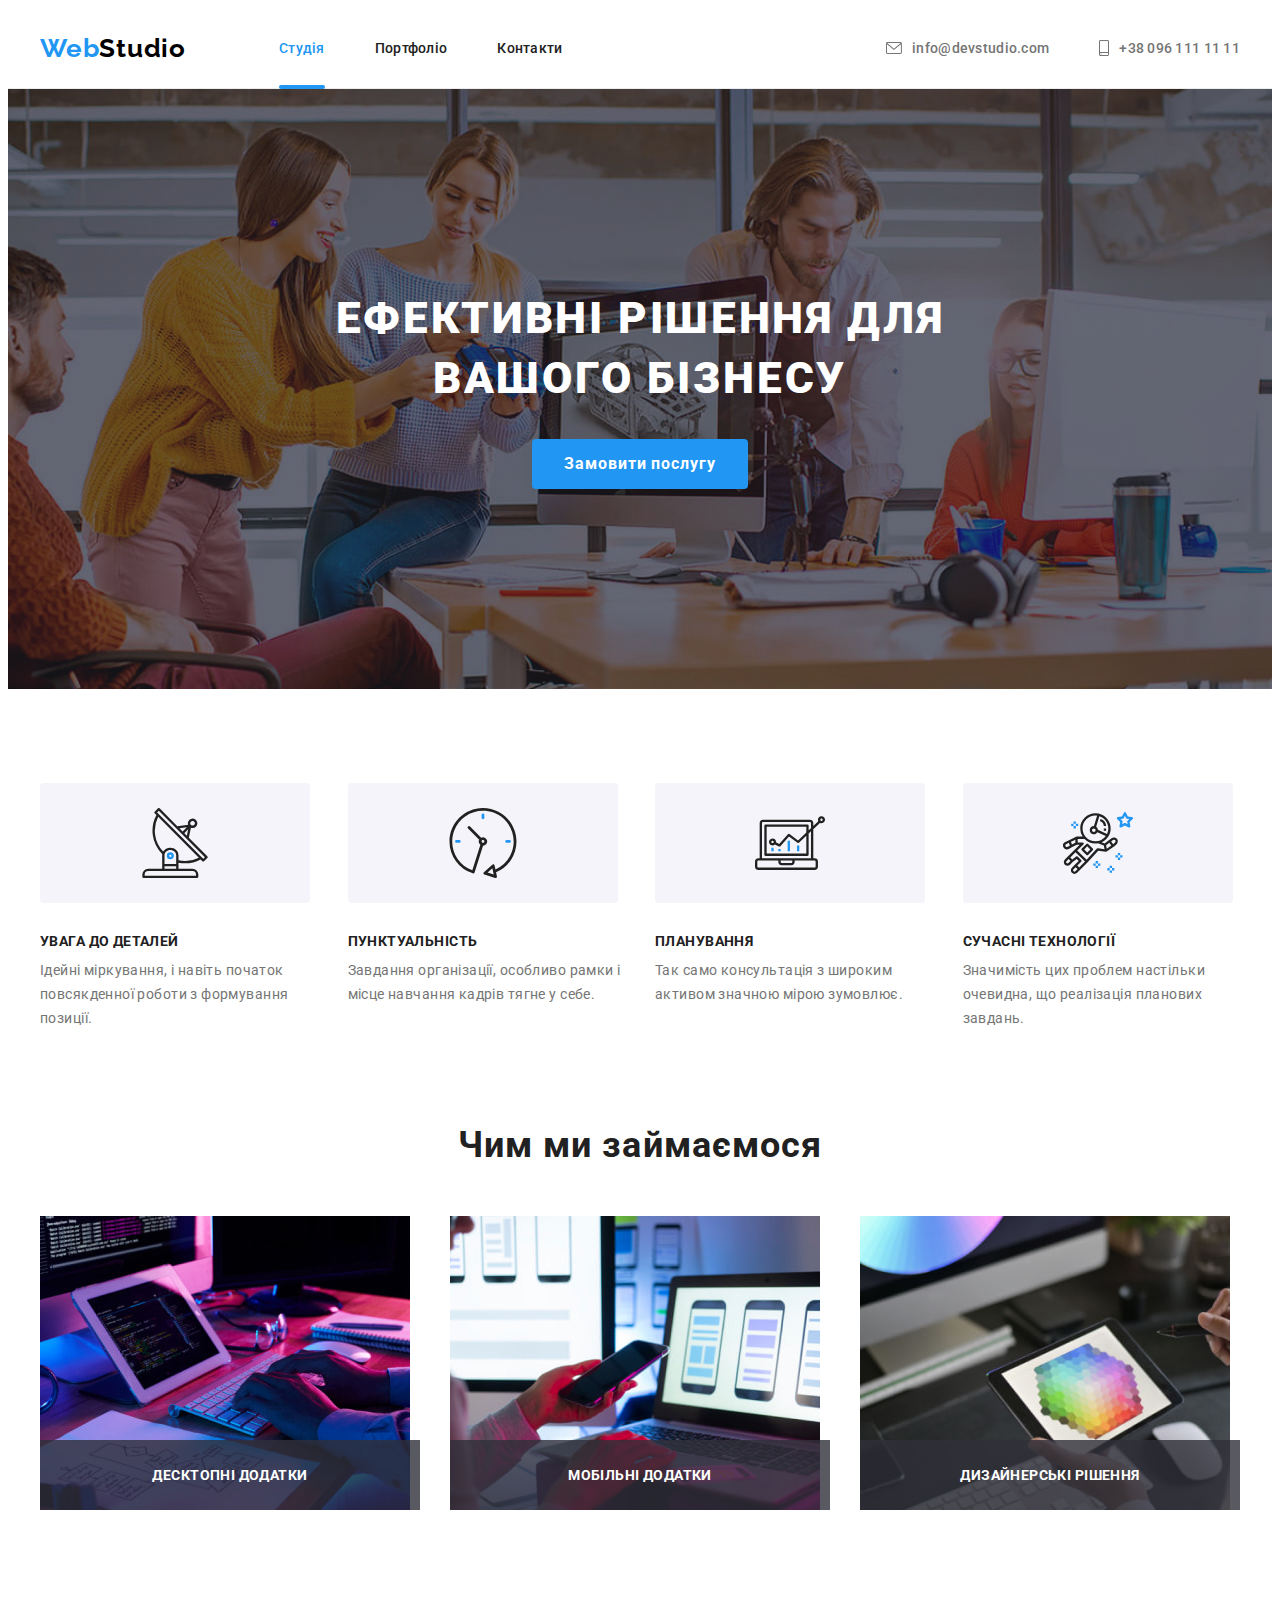
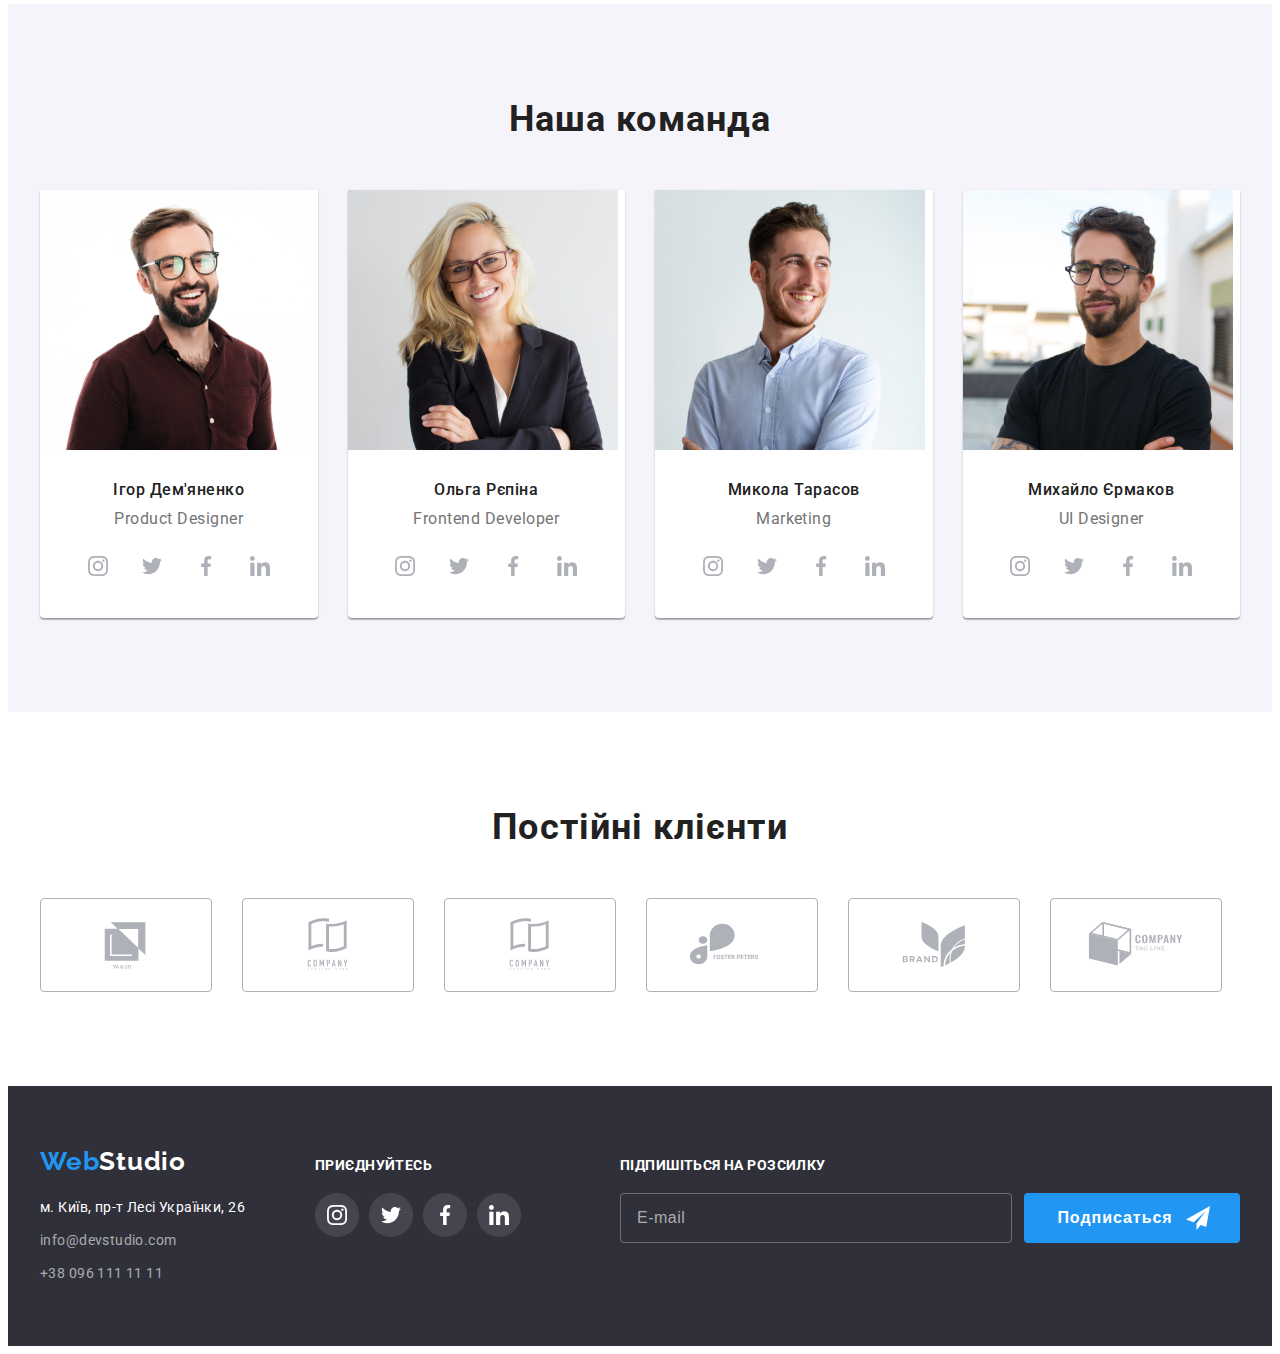
<file: index.html>
<!DOCTYPE html>
<html lang="uk">
  <head>
    <meta charset="UTF-8" />
    <meta name="viewport" content="width=device-width, initial-scale=1.0" />
    <title>WebStudio</title>

    <!-- Fonts -->
    <link rel="preconnect" href="https://fonts.googleapis.com" />
    <link rel="preconnect" href="https://fonts.gstatic.com" crossorigin />
    <link
      href="https://fonts.googleapis.com/css2?family=Raleway:wght@700&family=Roboto:wght@400;500;700;900&display=swap"
      rel="stylesheet"
    />

    <!-- Normalize styles -->
    <link
      rel="stylesheet"
      href="https://cdnjs.cloudflare.com/ajax/libs/modern-normalize/2.0.0/modern-normalize.min.css"
      integrity="sha512-4xo8blKMVCiXpTaLzQSLSw3KFOVPWhm/TRtuPVc4WG6kUgjH6J03IBuG7JZPkcWMxJ5huwaBpOpnwYElP/m6wg=="
      crossorigin="anonymous"
      referrerpolicy="no-referrer"
    />
    <!-- Custom styles -->
    <link rel="stylesheet" href="./css/main.min.css" />
  </head>

  <body>
    <!-- Header -->
    <header class="header">
      <div class="container header__container">
        <a
          class="logo logo__header"
          href="./index.html"
          aria-label="Головна сторінка WebStudio"
        >
          Web<span class="logo__half-logo--light">Studio</span>
        </a>

        <nav class="navigation">
          <ul class="navigation__list list">
            <li class="navigation__item">
              <a
                class="link navigation__link navigation__link--active"
                href="./index.html"
                >Студія</a
              >
            </li>
            <li class="navigation__item">
              <a class="navigation__link link" href="./portfolio.html"
                >Портфоліо</a
              >
            </li>
            <li class="navigation__item">
              <a class="navigation__link link" href="#">Контакти</a>
            </li>
          </ul>
        </nav>

        <ul class="list header__list">
          <li class="header__item">
            <a class="header__mailphone link" href="mailto:info@devstudio.com">
              <svg class="header__icon" width="16" height="12">
                <use href="./images/icons.svg#icon-envelope"></use>
              </svg>
              info@devstudio.com</a
            >
          </li>
          <li class="header__item">
            <a class="header__mailphone link" href="tel:380961111111">
              <svg class="header__icon" width="10" height="16">
                <use href="./images/icons.svg#icon-smartphone"></use>
              </svg>
              +38 096 111 11 11</a
            >
          </li>
        </ul>
      </div>
    </header>

    <main>
      <!-- Section hero -->
      <section class="hero">
        <div class="container">
          <h1 class="hero__title">Ефективні рішення для вашого бізнесу</h1>
          <button class="button button--dark" type="button" data-modal-open>
            Замовити послугу
          </button>

          <!-- Modal window -->
          <div class="backdrop is-hidden" data-modal>
            <div class="modal">
              <button class="modal__btn" data-modal-close>
                <svg class="modal__close-btn" width="18" height="18">
                  <use href="./images/icons.svg#close-btn"></use>
                </svg>
              </button>
              <strong class="modal__title">
                Залиште свої дані, ми вам передзвонимо
              </strong>
              <form class="form">
                <label class="form__group">
                  <span class="form__label">Ім'я</span>
                  <input class="form__input" type="text" name="user-name" />
                  <svg class="form__icon" width="18" height="18">
                    <use href="./images/icons.svg#person"></use>
                  </svg>
                </label>
                <label class="form__group">
                  <span class="form__label">Телефон</span>
                  <input class="form__input" type="tel" name="user-phone" />
                  <svg class="form__icon" width="18" height="18">
                    <use href="./images/icons.svg#phone"></use>
                  </svg>
                </label>
                <label class="form__group">
                  <span class="form__label">Пошта</span>
                  <input class="form__input" type="email" name="user-mail" />
                  <svg class="form__icon" width="18" height="18">
                    <use href="./images/icons.svg#email"></use>
                  </svg>
                </label>
                <label class="form__group">
                  <span class="form__label">Коментар</span>
                  <textarea
                    class="form__textarea"
                    name="comment"
                    placeholder="Введіть текст"
                  ></textarea>
                </label>
                <label class="form__policy">
                  <input
                    class="checkbox visually-hidden"
                    type="checkbox"
                    name="policy-checkbox"
                  />
                  <span class="custom-checkbox">
                    <svg class="custom-checkbox-icon" width="11" height="8">
                      <use href="./images/icons.svg#check"></use>
                    </svg>
                  </span>
                  <span class="form__description">
                    Погоджуюся з розсилкою та приймаю
                    <a href="#" class="terms"> Умови договору</a>
                  </span>
                </label>
                <button class="button button--dark" type="submit">
                  Відправити
                </button>
              </form>
            </div>
          </div>
        </div>
      </section>

      <!-- Section Cards -->
      <section class="cards section">
        <div class="container">
          <ul class="cards__list list grid">
            <li class="cards__item grid__item">
              <div class="cards__inner">
                <svg class="cards__ico" width="70" height="70">
                  <use href="./images/icons.svg#icon-antenna"></use>
                </svg>
              </div>
              <h3 class="cards__title">УВАГА ДО ДЕТАЛЕЙ</h3>
              <p class="cards__description">
                Ідейні міркування, і навіть початок повсякденної роботи з
                формування позиції.
              </p>
            </li>
            <li class="cards__item grid__item">
              <div class="cards__inner">
                <svg class="cards__ico" width="70" height="70">
                  <use href="./images/icons.svg#icon-clock"></use>
                </svg>
              </div>
              <h3 class="cards__title">ПУНКТУАЛЬНІСТЬ</h3>
              <p class="cards__description">
                Завдання організації, особливо рамки і місце навчання кадрів
                тягне у себе.
              </p>
            </li>
            <li class="cards__item grid__item">
              <div class="cards__inner">
                <svg class="cards__ico" width="70" height="70">
                  <use href="./images/icons.svg#icon-diagram"></use>
                </svg>
              </div>
              <h3 class="cards__title">ПЛАНУВАННЯ</h3>
              <p class="cards__description">
                Так само консультація з широким активом значною мірою зумовлює.
              </p>
            </li>
            <li class="cards__item grid__item">
              <div class="cards__inner">
                <svg class="cards__ico" width="70" height="70">
                  <use href="./images/icons.svg#icon-astronaut"></use>
                </svg>
              </div>
              <h3 class="cards__title">СУЧАСНІ ТЕХНОЛОГІЇ</h3>
              <p class="cards__description">
                Значимість цих проблем настільки очевидна, що реалізація
                планових завдань.
              </p>
            </li>
          </ul>
        </div>
      </section>

      <!-- Section What do we do -->
      <section class="what-do-we-do">
        <div class="container">
          <h2 class="what-do-we-do__title section__title">Чим ми займаємося</h2>
          <ul class="what-do-we-do__list list grid">
            <li class="what-do-we-do__item grid__item">
              <img
                class="what-do-we-do__image"
                src="./images/whatdowedo/box-1.jpg"
                alt="Чим ми займаємось - алгоритм"
                width="370"
                height="294"
              />
              <p class="what-do-we-do__subtitle">Десктопні додатки</p>
            </li>
            <li class="what-do-we-do__item grid__item">
              <img
                class="what-do-we-do__image"
                src="./images/whatdowedo/box-2.jpg"
                alt="Чим ми займаємось - дизайн"
                width="370"
                height="294"
              />
              <p class="what-do-we-do__subtitle">Мобільні додатки</p>
            </li>
            <li class="what-do-we-do__item grid__item">
              <img
                class="what-do-we-do__image"
                src="./images/whatdowedo/box-3.jpg"
                alt="Чим ми займаємось - визуалізація"
                width="370"
                height="294"
              />
              <p class="what-do-we-do__subtitle">Дизайнерські рішення</p>
            </li>
          </ul>
        </div>
      </section>

      <!-- Section Our team -->
      <section class="our-team section">
        <div class="container">
          <h2 class="section__title">Наша команда</h2>
          <ul class="our-team__list list grid">
            <li class="our-team__item grid__item">
              <img
                class="our-team__pic"
                src="./images/our-team/our-team-1.jpg"
                alt="Ігор Дем'яненко"
                width="270"
                height="260"
              />
              <div class="our-team__person">
                <h3 class="our-team__name">Ігор Дем'яненко</h3>
                <p class="our-team__position">Product Designer</p>
                <ul class="social list">
                  <li class="social__item">
                    <a
                      class="social__link link"
                      href=""
                      target="_blank"
                      rel="noopener noreferrer"
                      aria-label="Іконка Instagram"
                    >
                      <svg class="social__icon" width="20" height="20">
                        <use href="./images/icons.svg#icon-instagram"></use>
                      </svg>
                    </a>
                  </li>
                  <li class="social__item">
                    <a
                      class="social__link link"
                      href=""
                      target="_blank"
                      rel="noopener noreferrer"
                      aria-label="Іконка Twitter"
                    >
                      <svg class="social__icon" width="20" height="20">
                        <use href="./images/icons.svg#icon-twitter"></use>
                      </svg>
                    </a>
                  </li>
                  <li class="social__item">
                    <a
                      class="social__link link"
                      href=""
                      target="_blank"
                      rel="noopener noreferrer"
                      aria-label="Іконка Facebook"
                    >
                      <svg class="social__icon" width="20" height="20">
                        <use href="./images/icons.svg#icon-facebook"></use>
                      </svg>
                    </a>
                  </li>
                  <li class="social__item">
                    <a
                      class="social__link link"
                      href=""
                      target="_blank"
                      rel="noopener noreferrer"
                      aria-label="Іконка linkedin"
                    >
                      <svg class="social__icon" width="20" height="20">
                        <use href="./images/icons.svg#icon-linkedin"></use>
                      </svg>
                    </a>
                  </li>
                </ul>
              </div>
            </li>
            <li class="our-team__item grid__item">
              <img
                class="our-team__pic"
                src="./images/our-team/our-team-2.jpg"
                alt="Ольга Рєпіна"
                width="270"
                height="260"
              />
              <div class="our-team__person">
                <h3 class="our-team__name">Ольга Рєпіна</h3>
                <p class="our-team__position">Frontend Developer</p>
                <ul class="social list">
                  <li class="social__item">
                    <a
                      class="social__link link"
                      href=""
                      target="_blank"
                      rel="noopener noreferrer"
                      aria-label="Іконка Instagram"
                    >
                      <svg class="social__icon" width="20" height="20">
                        <use href="./images/icons.svg#icon-instagram"></use>
                      </svg>
                    </a>
                  </li>
                  <li class="social__item">
                    <a
                      class="social__link link"
                      href=""
                      target="_blank"
                      rel="noopener noreferrer"
                      aria-label="Іконка Twitter"
                    >
                      <svg class="social__icon" width="20" height="20">
                        <use href="./images/icons.svg#icon-twitter"></use>
                      </svg>
                    </a>
                  </li>
                  <li class="social__item">
                    <a
                      class="social__link link"
                      href=""
                      target="_blank"
                      rel="noopener noreferrer"
                      aria-label="Іконка Facebook"
                    >
                      <svg class="social__icon" width="20" height="20">
                        <use href="./images/icons.svg#icon-facebook"></use>
                      </svg>
                    </a>
                  </li>
                  <li class="social__item">
                    <a
                      class="social__link link"
                      href=""
                      target="_blank"
                      rel="noopener noreferrer"
                      aria-label="Іконка linkedin"
                    >
                      <svg class="social__icon" width="20" height="20">
                        <use href="./images/icons.svg#icon-linkedin"></use>
                      </svg>
                    </a>
                  </li>
                </ul>
              </div>
            </li>
            <li class="our-team__item grid__item">
              <img
                class="our-team__pic"
                src="./images/our-team/our-team-3.jpg"
                alt="Микола Тарасов"
                width="270"
                height="260"
              />
              <div class="our-team__person">
                <h3 class="our-team__name">Микола Тарасов</h3>
                <p class="our-team__position">Marketing</p>
                <ul class="social list">
                  <li class="social__item">
                    <a
                      class="social__link link"
                      href=""
                      target="_blank"
                      rel="noopener noreferrer"
                      aria-label="Іконка Instagram"
                    >
                      <svg class="social__icon" width="20" height="20">
                        <use href="./images/icons.svg#icon-instagram"></use>
                      </svg>
                    </a>
                  </li>
                  <li class="social__item">
                    <a
                      class="social__link link"
                      href=""
                      target="_blank"
                      rel="noopener noreferrer"
                      aria-label="Іконка Twitter"
                    >
                      <svg class="social__icon" width="20" height="20">
                        <use href="./images/icons.svg#icon-twitter"></use>
                      </svg>
                    </a>
                  </li>
                  <li class="social__item">
                    <a
                      class="social__link link"
                      href=""
                      target="_blank"
                      rel="noopener noreferrer"
                      aria-label="Іконка Facebook"
                    >
                      <svg class="social__icon" width="20" height="20">
                        <use href="./images/icons.svg#icon-facebook"></use>
                      </svg>
                    </a>
                  </li>
                  <li class="social__item">
                    <a
                      class="social__link link"
                      href=""
                      target="_blank"
                      rel="noopener noreferrer"
                      aria-label="Іконка linkedin"
                    >
                      <svg class="social__icon" width="20" height="20">
                        <use href="./images/icons.svg#icon-linkedin"></use>
                      </svg>
                    </a>
                  </li>
                </ul>
              </div>
            </li>
            <li class="our-team__item grid__item">
              <img
                class="our-team__pic"
                src="./images/our-team/our-team-4.jpg"
                alt="Михайло Єрмаков"
                width="270"
                height="260"
              />
              <div class="our-team__person">
                <h3 class="our-team__name">Михайло Єрмаков</h3>
                <p class="our-team__position">UI Designer</p>
                <ul class="social list">
                  <li class="social__item">
                    <a
                      class="social__link link"
                      href=""
                      target="_blank"
                      rel="noopener noreferrer"
                      aria-label="Іконка Instagram"
                    >
                      <svg class="social__icon" width="20" height="20">
                        <use href="./images/icons.svg#icon-instagram"></use>
                      </svg>
                    </a>
                  </li>
                  <li class="social__item">
                    <a
                      class="social__link link"
                      href=""
                      target="_blank"
                      rel="noopener noreferrer"
                      aria-label="Іконка Twitter"
                    >
                      <svg class="social__icon" width="20" height="20">
                        <use href="./images/icons.svg#icon-twitter"></use>
                      </svg>
                    </a>
                  </li>
                  <li class="social__item">
                    <a
                      class="social__link link"
                      href=""
                      target="_blank"
                      rel="noopener noreferrer"
                      aria-label="Іконка Facebook"
                    >
                      <svg class="social__icon" width="20" height="20">
                        <use href="./images/icons.svg#icon-facebook"></use>
                      </svg>
                    </a>
                  </li>
                  <li class="social__item">
                    <a
                      class="social__link link"
                      href=""
                      target="_blank"
                      rel="noopener noreferrer"
                      aria-label="Іконка linkedin"
                    >
                      <svg class="social__icon" width="20" height="20">
                        <use href="./images/icons.svg#icon-linkedin"></use>
                      </svg>
                    </a>
                  </li>
                </ul>
              </div>
            </li>
          </ul>
        </div>
      </section>

      <!-- Regular customers -->
      <section class="regular-customers section">
        <div class="container">
          <h2 class="section__title">Постійні клієнти</h2>
          <ul class="regular-customers__list list">
            <li class="regular-customers__item">
              <a href="#" class="regular-customers__link" aria-label="Клієнт 1">
                <svg class="regular-customers__icon" width="106" height="60">
                  <use href="./images/icons.svg#icon-client01"></use>
                </svg>
              </a>
            </li>
            <li class="regular-customers__item">
              <a href="#" class="regular-customers__link" aria-label="Клієнт 2">
                <svg class="regular-customers__icon" width="106" height="60">
                  <use href="./images/icons.svg#icon-client02"></use>
                </svg>
              </a>
            </li>
            <li class="regular-customers__item">
              <a href="#" class="regular-customers__link" aria-label="Клієнт 3">
                <svg class="regular-customers__icon" width="106" height="60">
                  <use href="./images/icons.svg#icon-client02"></use>
                </svg>
              </a>
            </li>
            <li class="regular-customers__item">
              <a href="#" class="regular-customers__link" aria-label="Клієнт 4">
                <svg class="regular-customers__icon" width="106" height="60">
                  <use href="./images/icons.svg#icon-client04"></use>
                </svg>
              </a>
            </li>
            <li class="regular-customers__item">
              <a href="#" class="regular-customers__link" aria-label="Клієнт 5">
                <svg class="regular-customers__icon" width="106" height="60">
                  <use href="./images/icons.svg#icon-client05"></use>
                </svg>
              </a>
            </li>
            <li class="regular-customers__item">
              <a href="#" class="regular-customers__link" aria-label="Клієнт 6">
                <svg class="regular-customers__icon" width="106" height="60">
                  <use href="./images/icons.svg#icon-client06"></use>
                </svg>
              </a>
            </li>
          </ul>
        </div>
      </section>
    </main>

    <!-- Footer -->
    <footer class="footer">
      <div class="container footer__container">
        <div class="footer__address">
          <a
            class="logo logo__footer"
            href="./index.html"
            aria-label="Головна сторінка WebStudio"
          >
            Web<span class="logo__half-logo--dark">Studio</span>
          </a>
          <address class="address">
            <ul class="footer__list list">
              <li class="address__item">м. Київ, пр-т Лесі Українки, 26</li>
              <li class="address__item">
                <a class="link footer-link" href="mailto:info@devstudio.com"
                  >info@devstudio.com</a
                >
              </li>
              <li class="footer-item">
                <a class="link footer-link" href="tel:380961111111"
                  >+38 096 111 11 11</a
                >
              </li>
            </ul>
          </address>
        </div>
        <div class="join">
          <h3 class="join__title">Приєднуйтесь</h3>
          <ul class="social list">
            <li class="social__item">
              <a
                class="social__link social__footer link"
                href=""
                target="_blank"
                rel="noopener noreferrer"
                aria-label="Іконка Instagram"
              >
                <svg class="social__icon-footer" width="20" height="20">
                  <use href="./images/icons.svg#icon-instagram"></use>
                </svg>
              </a>
            </li>
            <li class="social__item">
              <a
                class="social__link social__footer link"
                href=""
                target="_blank"
                rel="noopener noreferrer"
                aria-label="Іконка Twitter"
              >
                <svg class="social__icon-footer" width="20" height="20">
                  <use href="./images/icons.svg#icon-twitter"></use>
                </svg>
              </a>
            </li>
            <li class="social__item">
              <a
                class="social__link social__footer link"
                href=""
                target="_blank"
                rel="noopener noreferrer"
                aria-label="Іконка Facebook"
              >
                <svg class="social__icon-footer" width="20" height="20">
                  <use href="./images/icons.svg#icon-facebook"></use>
                </svg>
              </a>
            </li>
            <li class="social__item">
              <a
                class="social__link social__footer link"
                href=""
                target="_blank"
                rel="noopener noreferrer"
                aria-label="Іконка linkedin"
              >
                <svg class="social__icon-footer" width="20" height="20">
                  <use href="./images/icons.svg#icon-linkedin"></use>
                </svg>
              </a>
            </li>
          </ul>
        </div>
        <div class="subscribe">
          <h3 class="subscribe__title">Підпишіться на розсилку</h3>
          <form class="subscribe__form">
            <input
              class="subscribe__input"
              type="email"
              name="subscribe-email"
              placeholder="E-mail"
            />

            <button class="subscribe__button button--dark" type="submit">
              Подписаться
              <svg class="subscribe__icon" width="24" height="24">
                <use href="./images/icons.svg#send"></use>
              </svg>
            </button>
          </form>
        </div>
      </div>
    </footer>
    <script src="./js/modal.js"></script>
  </body>
</html>
</file>
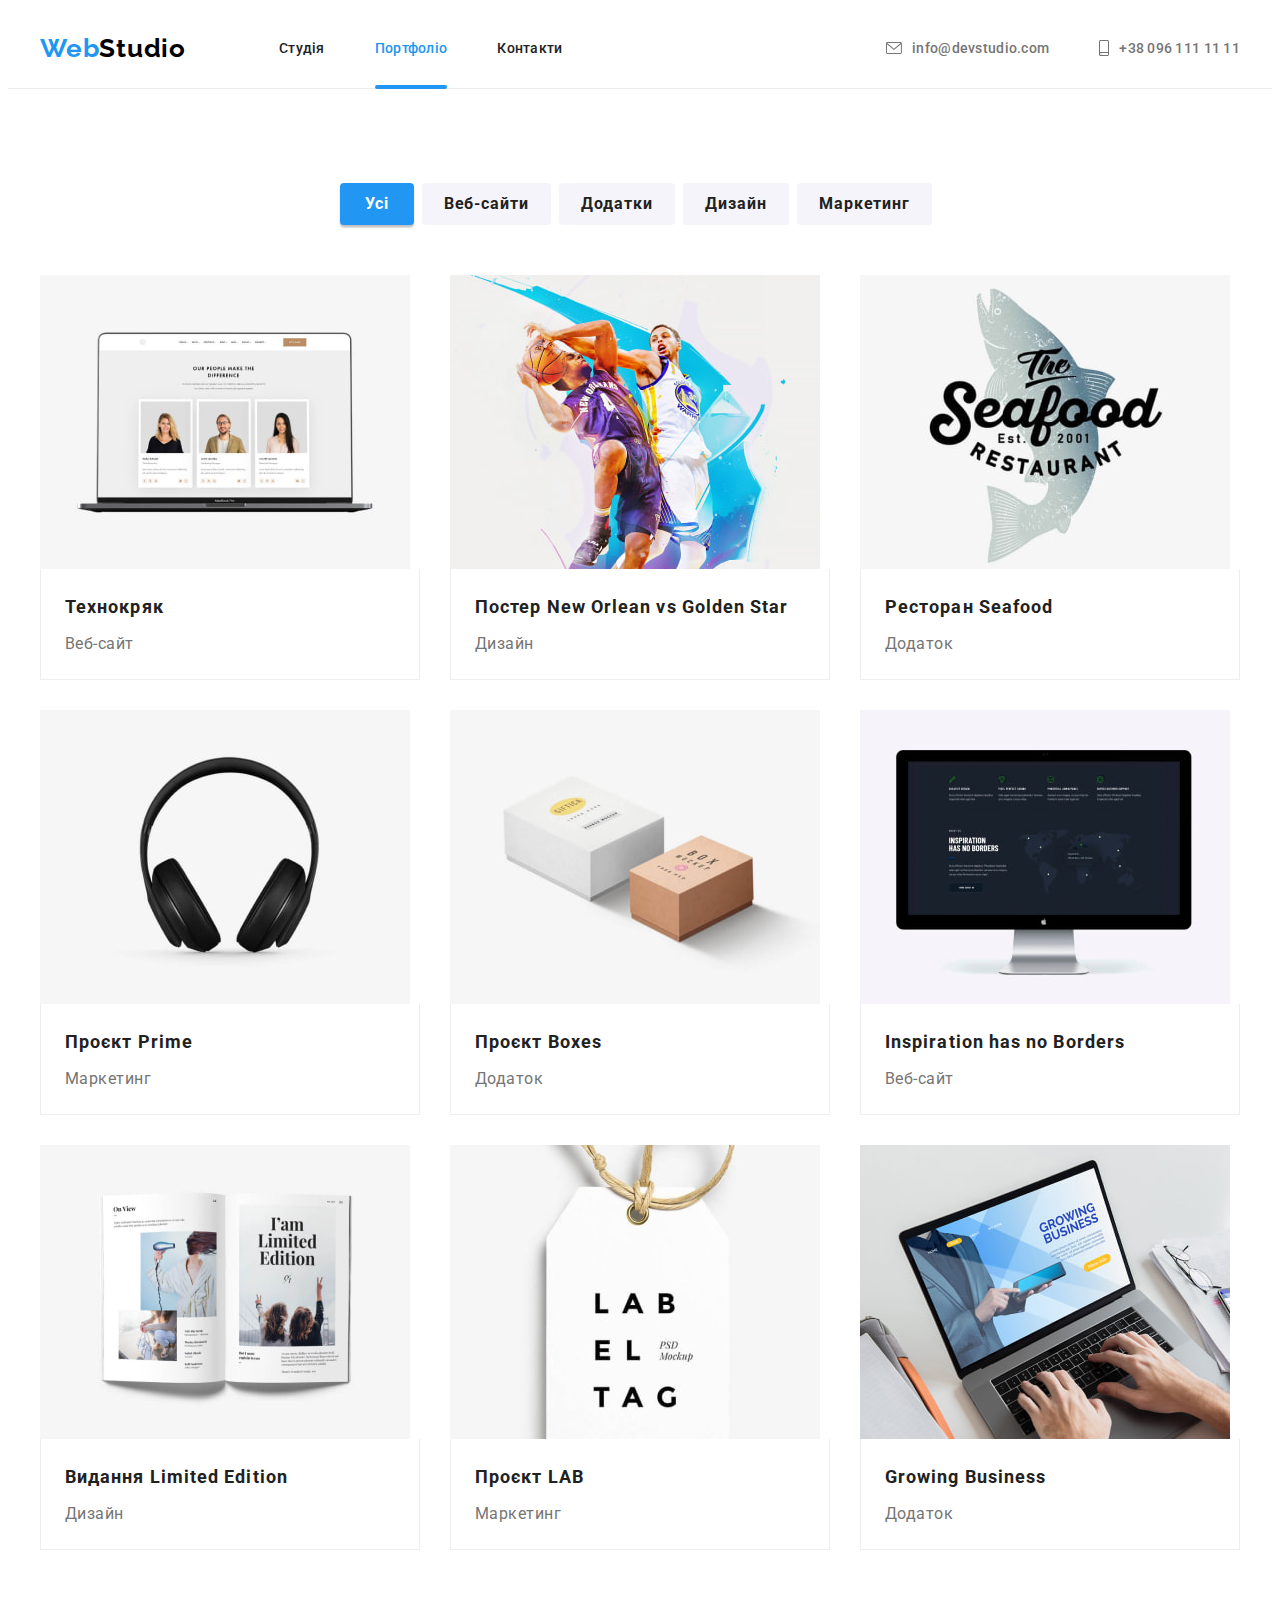
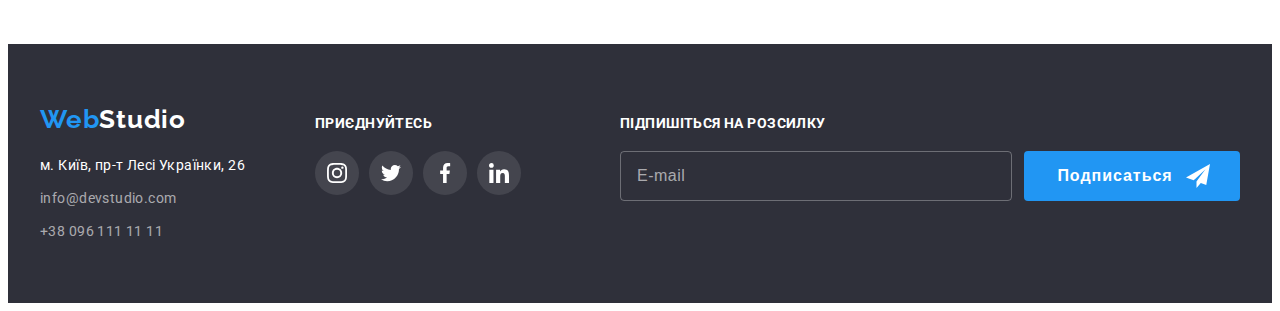
<file: portfolio.html>
<!DOCTYPE html>
<html lang="uk">
  <head>
    <meta charset="UTF-8" />
    <meta name="viewport" content="width=device-width, initial-scale=1.0" />
    <title>WebStudio</title>

    <!-- Fonts -->
    <link rel="preconnect" href="https://fonts.googleapis.com" />
    <link rel="preconnect" href="https://fonts.gstatic.com" crossorigin />
    <link
      href="https://fonts.googleapis.com/css2?family=Raleway:wght@700&family=Roboto:wght@400;500;700;900&display=swap"
      rel="stylesheet"
    />

    <!-- Normalize styles -->
    <link
      rel="stylesheet"
      href="https://cdnjs.cloudflare.com/ajax/libs/modern-normalize/2.0.0/modern-normalize.min.css"
      integrity="sha512-4xo8blKMVCiXpTaLzQSLSw3KFOVPWhm/TRtuPVc4WG6kUgjH6J03IBuG7JZPkcWMxJ5huwaBpOpnwYElP/m6wg=="
      crossorigin="anonymous"
      referrerpolicy="no-referrer"
    />
    <!-- Custom styles -->
    <link rel="stylesheet" href="./css/main.min.css" />
  </head>

  <body>
    <!-- Header -->
    <header class="header">
      <div class="container header__container">
        <a
          class="logo logo__header"
          href="./index.html"
          aria-label="Головна сторінка WebStudio"
        >
          Web<span class="logo__half-logo--light">Studio</span>
        </a>

        <nav class="navigation">
          <ul class="navigation__list list">
            <li class="navigation__item">
              <a class="link navigation__link" href="./index.html">Студія</a>
            </li>
            <li class="navigation__item">
              <a
                class="navigation__link link navigation__link--active"
                href="./portfolio.html"
                >Портфоліо</a
              >
            </li>
            <li class="navigation__item">
              <a class="navigation__link link" href="#">Контакти</a>
            </li>
          </ul>
        </nav>

        <ul class="header__list list">
          <li class="header__item">
            <a class="header__mailphone link" href="mailto:info@devstudio.com">
              <svg class="header__icon" width="16" height="12">
                <use href="./images/icons.svg#icon-envelope"></use>
              </svg>
              info@devstudio.com</a
            >
          </li>
          <li class="header__item">
            <a class="header__mailphone link" href="tel:380961111111">
              <svg class="header__icon" width="10" height="16">
                <use href="./images/icons.svg#icon-smartphone"></use>
              </svg>
              +38 096 111 11 11</a
            >
          </li>
        </ul>
      </div>
    </header>
    <main>
      <!-- Section portfolio -->
      <section class="portfolio section">
        <div class="container">
          <h1 class="visually-hidden">Портфолио</h1>

          <!-- Buttons -->
          <ul class="portfolio__buttons list">
            <li class="portfolio-button">
              <button class="button--active button button--light" type="button">
                Усі
              </button>
            </li>
            <li class="portfolio-button">
              <button class="button button--light" type="button">
                Веб-сайти
              </button>
            </li>
            <li class="portfolio-button">
              <button class="button button--light" type="button">
                Додатки
              </button>
            </li>
            <li class="portfolio-button">
              <button class="button button--light" type="button">Дизайн</button>
            </li>
            <li class="portfolio-button">
              <button class="button button--light" type="button">
                Маркетинг
              </button>
            </li>
          </ul>

          <!-- Cards -->
          <ul class="portfolio__list list grid">
            <li class="portfolio__item grid__item">
              <a href="#" class="portfolio__link link">
                <div class="portfolio__slider">
                  <img
                    class="portfolio__pic"
                    src="./images/portfolio/img-01.jpg"
                    alt="Технокряк"
                    width="370"
                    height="294"
                  />
                  <div class="portfolio__hidden-description">
                    Ресурс пропонує комплексні пропозиції з різним рівнем
                    функціоналу та сервісів. Все це дозволить відвідувачу
                    отримати вичерпні відомості про компанію чи приватну особу.
                  </div>
                </div>
                <div class="portfolio__wrapper">
                  <h3 class="portfolio__name">Технокряк</h3>
                  <p class="portfolio__description">Веб-сайт</p>
                </div>
              </a>
            </li>
            <li class="portfolio__item grid__item">
              <a href="#" class="portfolio__link link">
                <div class="portfolio__slider">
                  <img
                    class="portfolio__pic"
                    src="./images/portfolio/img-02.jpg"
                    alt="Постер New Orlean vs Golden Star"
                    width="370"
                    height="294"
                  />
                  <div class="portfolio__hidden-description">
                    Ресурс пропонує комплексні пропозиції з різним рівнем
                    функціоналу та сервісів. Все це дозволить відвідувачу
                    отримати вичерпні відомості про компанію чи приватну особу.
                  </div>
                </div>
                <div class="portfolio__wrapper">
                  <h3 class="portfolio__name">
                    Постер New Orlean vs Golden Star
                  </h3>
                  <p class="portfolio__description">Дизайн</p>
                </div>
              </a>
            </li>
            <li class="portfolio__item grid__item">
              <a href="#" class="portfolio__link link">
                <div class="portfolio__slider">
                  <img
                    class="portfolio__pic"
                    src="./images/portfolio/img-03.jpg"
                    alt="Ресторан Seafood"
                    width="370"
                    height="294"
                  />
                  <div class="portfolio__hidden-description">
                    Ресурс пропонує комплексні пропозиції з різним рівнем
                    функціоналу та сервісів. Все це дозволить відвідувачу
                    отримати вичерпні відомості про компанію чи приватну особу.
                  </div>
                </div>
                <div class="portfolio__wrapper">
                  <h3 class="portfolio__name">Ресторан Seafood</h3>
                  <p class="portfolio__description">Додаток</p>
                </div>
              </a>
            </li>
            <li class="portfolio__item grid__item">
              <a href="#" class="portfolio__link link">
                <div class="portfolio__slider">
                  <img
                    class="portfolio__pic"
                    src="./images/portfolio/img-04.jpg"
                    alt="Проєкт Prime"
                    width="370"
                    height="294"
                  />
                  <div class="portfolio__hidden-description">
                    Ресурс пропонує комплексні пропозиції з різним рівнем
                    функціоналу та сервісів. Все це дозволить відвідувачу
                    отримати вичерпні відомості про компанію чи приватну особу.
                  </div>
                </div>
                <div class="portfolio__wrapper">
                  <h3 class="portfolio__name">Проєкт Prime</h3>
                  <p class="portfolio__description">Маркетинг</p>
                </div>
              </a>
            </li>
            <li class="portfolio__item grid__item">
              <a href="#" class="portfolio__link link">
                <div class="portfolio__slider">
                  <img
                    class="portfolio__pic"
                    src="./images/portfolio/img-05.jpg"
                    alt="Проєкт Boxes"
                    width="370"
                    height="294"
                  />
                  <div class="portfolio__hidden-description">
                    Ресурс пропонує комплексні пропозиції з різним рівнем
                    функціоналу та сервісів. Все це дозволить відвідувачу
                    отримати вичерпні відомості про компанію чи приватну особу.
                  </div>
                </div>
                <div class="portfolio__wrapper">
                  <h3 class="portfolio__name">Проєкт Boxes</h3>
                  <p class="portfolio__description">Додаток</p>
                </div>
              </a>
            </li>
            <li class="portfolio__item grid__item">
              <a href="#" class="portfolio__link link">
                <div class="portfolio__slider">
                  <img
                    class="portfolio__pic"
                    src="./images/portfolio/img-06.jpg"
                    alt="Inspiration has no Borders"
                    width="370"
                    height="294"
                  />
                  <div class="portfolio__hidden-description">
                    Ресурс пропонує комплексні пропозиції з різним рівнем
                    функціоналу та сервісів. Все це дозволить відвідувачу
                    отримати вичерпні відомості про компанію чи приватну особу.
                  </div>
                </div>
                <div class="portfolio__wrapper">
                  <h3 class="portfolio__name">Inspiration has no Borders</h3>
                  <p class="portfolio__description">Веб-сайт</p>
                </div>
              </a>
            </li>
            <li class="portfolio__item grid__item">
              <a href="#" class="portfolio__link link">
                <div class="portfolio__slider">
                  <img
                    class="portfolio__pic"
                    src="./images/portfolio/img-07.jpg"
                    alt="Видання Limited Edition"
                    width="370"
                    height="294"
                  />
                  <div class="portfolio__hidden-description">
                    Ресурс пропонує комплексні пропозиції з різним рівнем
                    функціоналу та сервісів. Все це дозволить відвідувачу
                    отримати вичерпні відомості про компанію чи приватну особу.
                  </div>
                </div>
                <div class="portfolio__wrapper">
                  <h3 class="portfolio__name">Видання Limited Edition</h3>
                  <p class="portfolio__description">Дизайн</p>
                </div>
              </a>
            </li>
            <li class="portfolio__item grid__item">
              <a href="#" class="portfolio__link link">
                <div class="portfolio__slider">
                  <img
                    class="portfolio__pic"
                    src="./images/portfolio/img-08.jpg"
                    alt="Проєкт LAB"
                    width="370"
                    height="294"
                  />
                  <div class="portfolio__hidden-description">
                    Ресурс пропонує комплексні пропозиції з різним рівнем
                    функціоналу та сервісів. Все це дозволить відвідувачу
                    отримати вичерпні відомості про компанію чи приватну особу.
                  </div>
                </div>
                <div class="portfolio__wrapper">
                  <h3 class="portfolio__name">Проєкт LAB</h3>
                  <p class="portfolio__description">Маркетинг</p>
                </div>
              </a>
            </li>
            <li class="portfolio__item grid__item">
              <a href="#" class="portfolio__link link">
                <div class="portfolio__slider">
                  <img
                    class="portfolio__pic"
                    src="./images/portfolio/img-09.jpg"
                    alt="Growing Business"
                    width="370"
                    height="294"
                  />
                  <div class="portfolio__hidden-description">
                    Ресурс пропонує комплексні пропозиції з різним рівнем
                    функціоналу та сервісів. Все це дозволить відвідувачу
                    отримати вичерпні відомості про компанію чи приватну особу.
                  </div>
                </div>
                <div class="portfolio__wrapper">
                  <h3 class="portfolio__name">Growing Business</h3>
                  <p class="portfolio__description">Додаток</p>
                </div>
              </a>
            </li>
          </ul>
        </div>
      </section>
    </main>

    <!-- Footer -->
    <footer class="footer">
      <div class="container footer__container">
        <div class="footer__address">
          <a
            class="logo logo__footer"
            href="./index.html"
            aria-label="Головна сторінка WebStudio"
          >
            Web<span class="logo__half-logo--dark">Studio</span>
          </a>
          <address class="address">
            <ul class="footer__list list">
              <li class="address__item">м. Київ, пр-т Лесі Українки, 26</li>
              <li class="address__item">
                <a class="link footer-link" href="mailto:info@devstudio.com"
                  >info@devstudio.com</a
                >
              </li>
              <li class="item footer-item">
                <a class="link footer-link" href="tel:380961111111"
                  >+38 096 111 11 11</a
                >
              </li>
            </ul>
          </address>
        </div>
        <div class="join">
          <h3 class="join__title">Приєднуйтесь</h3>
          <ul class="social list">
            <li class="social__item item">
              <a
                class="social__link social__footer link"
                href=""
                target="_blank"
                rel="noopener noreferrer"
                aria-label="Іконка Instagram"
              >
                <svg class="social__icon-footer" width="20" height="20">
                  <use href="./images/icons.svg#icon-instagram"></use>
                </svg>
              </a>
            </li>
            <li class="social__item item">
              <a
                class="social__link social__footer link"
                href=""
                target="_blank"
                rel="noopener noreferrer"
                aria-label="Іконка Twitter"
              >
                <svg class="social__icon-footer" width="20" height="20">
                  <use href="./images/icons.svg#icon-twitter"></use>
                </svg>
              </a>
            </li>
            <li class="social__item item">
              <a
                class="social__link social__footer link"
                href=""
                target="_blank"
                rel="noopener noreferrer"
                aria-label="Іконка Facebook"
              >
                <svg class="social__icon-footer" width="20" height="20">
                  <use href="./images/icons.svg#icon-facebook"></use>
                </svg>
              </a>
            </li>
            <li class="social__item item">
              <a
                class="social__link social__footer link"
                href=""
                target="_blank"
                rel="noopener noreferrer"
                aria-label="Іконка linkedin"
              >
                <svg class="social__icon-footer" width="20" height="20">
                  <use href="./images/icons.svg#icon-linkedin"></use>
                </svg>
              </a>
            </li>
          </ul>
        </div>
        <div class="subscribe">
          <h3 class="subscribe__title">Підпишіться на розсилку</h3>
          <form class="subscribe__form">
            <input
              class="subscribe__input"
              type="email"
              name="subscribe-email"
              placeholder="E-mail"
            />

            <button class="subscribe__button button--dark" type="submit">
              Подписаться
              <svg class="subscribe__icon" width="24" height="24">
                <use href="./images/icons.svg#send"></use>
              </svg>
            </button>
          </form>
        </div>
      </div>
    </footer>
  </body>
</html>
</file>
<file: css/main.min.css>
:root{--main-font: "Roboto", sans-serif;--logo-font: "Raleway", sans-serif;--first-color: #212121;--descr-color: #757575;--activ-color: #2196f3;--second-color: #ffffff;--footer-bg-color: #2f303a;--second-bg-color: #f5f4fa;--items: 1;--indent: 30px}.visually-hidden{position:absolute;width:1px;height:1px;margin:-1px;border:0;padding:0;white-space:nowrap;-webkit-clip-path:inset(100%);clip-path:inset(100%);clip:rect(0 0 0 0);overflow:hidden}body{font-family:var(--main-font);color:var(--first-color);font-size:14px;line-height:normal;letter-spacing:.42px}.section{padding-top:94px;padding-bottom:94px}.section__title{text-align:center;font-size:36px;font-weight:700;letter-spacing:1.08px;margin-bottom:50px}h1,h2,h3,h4,h5,h6,p{margin:0}img{display:block;max-width:100%;height:auto}.link{text-decoration:none;color:currentColor}.list{list-style:none;padding:0;margin:0}.container{width:1200px;padding-left:15px;padding-right:15px;margin-left:auto;margin-right:auto}.grid{display:-webkit-box;display:-ms-flexbox;display:flex;-ms-flex-wrap:wrap;flex-wrap:wrap;gap:var(--indent)}.grid__item{-ms-flex-preferred-size:calc((100% - var(--indent)*(var(--items) - 1))/var(--items));flex-basis:calc((100% - var(--indent)*(var(--items) - 1))/var(--items))}.button{font-family:inherit;text-align:center;font-size:16px;font-weight:700;line-height:1.87;letter-spacing:.96px;cursor:pointer;border:none}.button--light{color:var(--first-color);background-color:var(--second-bg-color);padding:6px 22px;border-radius:4px;-webkit-transition:color 250ms cubic-bezier(0.4, 0, 0.2, 1),background-color 250ms cubic-bezier(0.4, 0, 0.2, 1),-webkit-box-shadow 250ms cubic-bezier(0.4, 0, 0.2, 1);transition:color 250ms cubic-bezier(0.4, 0, 0.2, 1),background-color 250ms cubic-bezier(0.4, 0, 0.2, 1),-webkit-box-shadow 250ms cubic-bezier(0.4, 0, 0.2, 1);transition:color 250ms cubic-bezier(0.4, 0, 0.2, 1),background-color 250ms cubic-bezier(0.4, 0, 0.2, 1),box-shadow 250ms cubic-bezier(0.4, 0, 0.2, 1);transition:color 250ms cubic-bezier(0.4, 0, 0.2, 1),background-color 250ms cubic-bezier(0.4, 0, 0.2, 1),box-shadow 250ms cubic-bezier(0.4, 0, 0.2, 1),-webkit-box-shadow 250ms cubic-bezier(0.4, 0, 0.2, 1)}.button--light:hover,.button--light:focus{color:var(--second-color);background-color:var(--activ-color);-webkit-box-shadow:0 2px 2px 0 rgba(0,0,0,.12),0 1px 2px 0 rgba(0,0,0,.08),0 3px 1px 0 rgba(0,0,0,.1);box-shadow:0 2px 2px 0 rgba(0,0,0,.12),0 1px 2px 0 rgba(0,0,0,.08),0 3px 1px 0 rgba(0,0,0,.1)}.button--dark{display:block;margin-right:auto;margin-left:auto;min-width:216px;min-height:50px;padding:10px 32px;color:var(--second-color);background-color:var(--activ-color);border-radius:4px;-webkit-transition:color 250ms cubic-bezier(0.4, 0, 0.2, 1),background-color 250ms cubic-bezier(0.4, 0, 0.2, 1);transition:color 250ms cubic-bezier(0.4, 0, 0.2, 1),background-color 250ms cubic-bezier(0.4, 0, 0.2, 1)}.button--dark:focus,.button--dark:hover{color:var(--first-color);background-color:var(--second-bg-color)}.button--active{padding:6px 25px;color:var(--second-color);background-color:var(--activ-color);-webkit-box-shadow:0 2px 2px 0 rgba(0,0,0,.12),0 1px 2px 0 rgba(0,0,0,.08),0 3px 1px 0 rgba(0,0,0,.1);box-shadow:0 2px 2px 0 rgba(0,0,0,.12),0 1px 2px 0 rgba(0,0,0,.08),0 3px 1px 0 rgba(0,0,0,.1)}.social{display:-webkit-box;display:-ms-flexbox;display:flex;gap:10px;-webkit-box-pack:center;-ms-flex-pack:center;justify-content:center;-webkit-box-align:center;-ms-flex-align:center;align-items:center}.social__link{display:-webkit-box;display:-ms-flexbox;display:flex;-webkit-box-pack:center;-ms-flex-pack:center;justify-content:center;-webkit-box-align:center;-ms-flex-align:center;align-items:center;width:44px;height:44px;color:#afb1b8;border-radius:50%;-webkit-transition:color 250ms cubic-bezier(0.4, 0, 0.2, 1),background-color 250ms cubic-bezier(0.4, 0, 0.2, 1);transition:color 250ms cubic-bezier(0.4, 0, 0.2, 1),background-color 250ms cubic-bezier(0.4, 0, 0.2, 1)}.social__link:hover,.social__link:focus{color:var(--second-color);background-color:var(--activ-color)}.social__footer{background-color:rgba(255,255,255,.1)}.social__icon{fill:currentColor;-webkit-transition:fill 250ms cubic-bezier(0.4, 0, 0.2, 1);transition:fill 250ms cubic-bezier(0.4, 0, 0.2, 1)}.social__icon-footer{fill:var(--second-color)}.logo{color:var(--activ-color);font-family:var(--logo-font);font-size:26px;font-weight:700;letter-spacing:.78px;text-decoration:none}.logo__half-logo--light{color:#000}.logo__header{margin-right:93px}.logo__half-logo--dark{color:var(--second-color)}.logo__footer{margin-bottom:20px}.modal__title{display:block;margin-bottom:12px;font-weight:700;font-size:20px;letter-spacing:.03em;text-align:center;color:#212121}.form__group{position:relative;margin-bottom:10px;display:block}.form__label{display:block;margin-bottom:4px;font-size:12px;letter-spacing:.01em;color:var(--descr-color)}.form__input{display:block;width:100%;padding:12px 12px 12px 42px;border:1px solid rgba(33,33,33,.2);border-radius:4px;outline:rgba(0,0,0,0);-webkit-transition:border 250ms cubic-bezier(0.4, 0, 0.2, 1);transition:border 250ms cubic-bezier(0.4, 0, 0.2, 1)}.form__input:focus{border:1px solid var(--activ-color)}.form__icon{position:absolute;left:12px;bottom:12px;fill:var(--first-color);-webkit-transition:fill 250ms cubic-bezier(0.4, 0, 0.2, 1);transition:fill 250ms cubic-bezier(0.4, 0, 0.2, 1)}.form__input:focus+.form__icon{fill:var(--activ-color)}.form__textarea{resize:none;height:120px;width:100%;border-radius:4px;padding:12px 16px;border:1px solid rgba(33,33,33,.2);outline:rgba(0,0,0,0);-webkit-transition:border 250ms cubic-bezier(0.4, 0, 0.2, 1);transition:border 250ms cubic-bezier(0.4, 0, 0.2, 1)}.form__textarea:focus{border-color:var(--activ-color)}.form__textarea::-webkit-input-placeholder{font-size:12px;letter-spacing:.01em;color:rgba(117,117,117,.5)}.form__textarea::-moz-placeholder{font-size:12px;letter-spacing:.01em;color:rgba(117,117,117,.5)}.form__textarea:-ms-input-placeholder{font-size:12px;letter-spacing:.01em;color:rgba(117,117,117,.5)}.form__textarea::-ms-input-placeholder{font-size:12px;letter-spacing:.01em;color:rgba(117,117,117,.5)}.form__textarea::placeholder{font-size:12px;letter-spacing:.01em;color:rgba(117,117,117,.5)}.form__policy{display:-webkit-box;display:-ms-flexbox;display:flex;-webkit-box-align:center;-ms-flex-align:center;align-items:center;margin-left:12px;margin-bottom:30px}.custom-checkbox-icon{fill:var(--second-color)}.custom-checkbox{width:16px;height:15px;margin-right:8px;display:-webkit-box;display:-ms-flexbox;display:flex;-webkit-box-align:center;-ms-flex-align:center;align-items:center;-webkit-box-pack:center;-ms-flex-pack:center;justify-content:center;outline:2px solid var(--first-color);outline-offset:-2px;border-radius:2px;-webkit-transition:outline 250ms cubic-bezier(0.4, 0, 0.2, 1),background-color 250ms cubic-bezier(0.4, 0, 0.2, 1);transition:outline 250ms cubic-bezier(0.4, 0, 0.2, 1),background-color 250ms cubic-bezier(0.4, 0, 0.2, 1)}.checkbox:focus+.custom-checkbox{outline:2px solid var(--activ-color)}.checkbox:checked+.custom-checkbox{outline:2px solid var(--activ-color);background-color:var(--activ-color)}.custom-checkbox-icon{opacity:0;-webkit-transition:opacity 250ms cubic-bezier(0.4, 0, 0.2, 1);transition:opacity 250ms cubic-bezier(0.4, 0, 0.2, 1)}.checkbox:checked+.custom-checkbox .custom-checkbox-icon{opacity:1}.form__description{font-size:14px;line-height:171%;letter-spacing:.03em;color:var(--descr-color)}.terms{color:var(--activ-color);text-decoration:underline}.backdrop{position:fixed;top:0;left:0;width:100%;height:100%;background-color:rgba(0,0,0,.2);z-index:10;-webkit-transition:opacity 250ms cubic-bezier(0.4, 0, 0.2, 1),visibility 250ms cubic-bezier(0.4, 0, 0.2, 1);transition:opacity 250ms cubic-bezier(0.4, 0, 0.2, 1),visibility 250ms cubic-bezier(0.4, 0, 0.2, 1)}.backdrop.is-hidden{opacity:0;pointer-events:none;visibility:hidden}.modal{position:absolute;top:50%;left:50%;width:528px;height:581px;border-radius:4px;padding:40px;-webkit-box-shadow:0 2px 1px 0 rgba(0,0,0,.2),0 1px 1px 0 rgba(0,0,0,.14),0 1px 3px 0 rgba(0,0,0,.12);box-shadow:0 2px 1px 0 rgba(0,0,0,.2),0 1px 1px 0 rgba(0,0,0,.14),0 1px 3px 0 rgba(0,0,0,.12);background:#fff;-webkit-transition:opacity 250ms cubic-bezier(0.4, 0, 0.2, 1),-webkit-transform 250ms cubic-bezier(0.4, 0, 0.2, 1);transition:opacity 250ms cubic-bezier(0.4, 0, 0.2, 1),-webkit-transform 250ms cubic-bezier(0.4, 0, 0.2, 1);transition:transform 250ms cubic-bezier(0.4, 0, 0.2, 1),opacity 250ms cubic-bezier(0.4, 0, 0.2, 1);transition:transform 250ms cubic-bezier(0.4, 0, 0.2, 1),opacity 250ms cubic-bezier(0.4, 0, 0.2, 1),-webkit-transform 250ms cubic-bezier(0.4, 0, 0.2, 1)}.backdrop.is-hidden .modal{-webkit-transform:translate(-50%, -50%) scale(0.4);transform:translate(-50%, -50%) scale(0.4);opacity:0}.backdrop .modal{-webkit-transform:translate(-50%, -50%) scale(1);transform:translate(-50%, -50%) scale(1)}.modal__close-btn{display:block}.modal__btn{position:absolute;top:8px;right:8px;display:-webkit-box;display:-ms-flexbox;display:flex;-webkit-box-align:center;-ms-flex-align:center;align-items:center;-webkit-box-pack:center;-ms-flex-pack:center;justify-content:center;padding:0;width:30px;height:30px;background-color:rgba(0,0,0,0);border:1px solid rgba(33,33,33,.2);border-radius:50%;cursor:pointer;-webkit-transition:fill 250ms cubic-bezier(0.4, 0, 0.2, 1);transition:fill 250ms cubic-bezier(0.4, 0, 0.2, 1)}.modal__btn:hover{fill:var(--activ-color)}.portfolio__buttons{display:-webkit-box;display:-ms-flexbox;display:flex;-webkit-box-pack:center;-ms-flex-pack:center;justify-content:center;margin-bottom:50px}.portfolio-button{margin-right:8px}.header{border-bottom:1px solid #ececec}.header__container{display:-webkit-box;display:-ms-flexbox;display:flex;-webkit-box-align:center;-ms-flex-align:center;align-items:center}.navigation__list{display:-webkit-box;display:-ms-flexbox;display:flex;-webkit-box-align:center;-ms-flex-align:center;align-items:center}.navigation__item{margin-right:50px}.navigation__item:last-child{margin-right:0}.navigation__link{position:relative;display:block;padding-top:32px;padding-bottom:32px;font-weight:500;letter-spacing:.28px;-webkit-transition:color 250ms cubic-bezier(0.4, 0, 0.2, 1);transition:color 250ms cubic-bezier(0.4, 0, 0.2, 1)}.navigation__link:hover{color:var(--activ-color)}.navigation__link:focus{color:var(--activ-color)}.navigation__link--active{color:var(--activ-color)}.navigation__link--active::after{position:absolute;bottom:-1px;left:0;content:"";display:block;width:100%;height:4px;border-radius:2px;background-color:var(--activ-color)}.header__list{display:-webkit-box;display:-ms-flexbox;display:flex;margin-left:auto}.header__item:not(:last-child){margin-right:50px}.header__mailphone{position:relative;display:-webkit-box;display:-ms-flexbox;display:flex;-webkit-box-align:center;-ms-flex-align:center;align-items:center;padding-top:32px;padding-bottom:32px;font-weight:500;letter-spacing:.28px;color:var(--descr-color);-webkit-transition:color 250ms cubic-bezier(0.4, 0, 0.2, 1);transition:color 250ms cubic-bezier(0.4, 0, 0.2, 1)}.header__mailphone:hover,.header__mailphone:focus{color:var(--activ-color)}.header__icon{fill:currentColor;margin-right:10px}.hero{max-width:1600px;margin-left:auto;margin-right:auto;padding-top:200px;padding-bottom:200px;background-color:var(--footer-bg-color);background-image:-webkit-gradient(linear, left top, right top, from(rgba(47, 48, 58, 0.4)), to(rgba(47, 48, 58, 0.4))),url(../images/hero/bg-hero.jpg);background-image:linear-gradient(to right, rgba(47, 48, 58, 0.4), rgba(47, 48, 58, 0.4)),url(../images/hero/bg-hero.jpg);background-repeat:no-repeat;background-position:center;background-size:cover}.hero__title{width:696px;margin-left:auto;margin-right:auto;margin-bottom:30px;font-size:44px;font-weight:900;line-height:1.36;letter-spacing:2.64px;text-align:center;text-transform:uppercase;color:var(--second-color)}.cards__item{--items: 4}.cards__inner{display:-webkit-box;display:-ms-flexbox;display:flex;-webkit-box-pack:center;-ms-flex-pack:center;justify-content:center;-webkit-box-align:center;-ms-flex-align:center;align-items:center;border-radius:4px;width:270px;height:120px;background:var(--second-bg-color);margin-bottom:30px}.cards__title{font-size:14px;font-weight:700;letter-spacing:.42px;text-transform:uppercase;margin-bottom:10px}.cards__description{color:var(--descr-color);line-height:1.71;letter-spacing:.42px}.what-do-we-do{padding-bottom:94px}.what-do-we-do__item{--items: 3;position:relative}.what-do-we-do__item::before{content:"";display:block;height:70px;width:100%;position:absolute;left:0;bottom:0;background:rgba(47,48,58,.8)}.what-do-we-do__subtitle{position:absolute;bottom:0;display:inline-block;padding-top:27px;padding-bottom:27px;width:100%;font-weight:700;letter-spacing:.03em;text-transform:uppercase;text-align:center;color:var(--second-color)}.our-team{background-color:var(--second-bg-color)}.our-team__item{--items: 4;border-radius:0px 0px 4px 4px;-webkit-box-shadow:0px 2px 1px 0px rgba(0,0,0,.2),0px 1px 1px 0px rgba(0,0,0,.14),0px 1px 3px 0px rgba(0,0,0,.12);box-shadow:0px 2px 1px 0px rgba(0,0,0,.2),0px 1px 1px 0px rgba(0,0,0,.14),0px 1px 3px 0px rgba(0,0,0,.12);background-color:var(--second-color)}.our-team__item:last-child{margin-right:0px}.our-team__name{color:var(--first-color);text-align:center;font-size:16px;font-weight:500;letter-spacing:.48px;margin-bottom:10px}.our-team__position{color:var(--descr-color);text-align:center;font-size:16px;letter-spacing:.48px;margin-bottom:16px}.our-team__person{padding-top:30px;padding-bottom:30px}.regular-customers__list{display:-webkit-box;display:-ms-flexbox;display:flex}.regular-customers__item:not(:last-child){margin-right:30px}.regular-customers__link{display:-webkit-box;display:-ms-flexbox;display:flex;-webkit-box-align:center;-ms-flex-align:center;align-items:center;-webkit-box-pack:center;-ms-flex-pack:center;justify-content:center;width:170px;height:92px;border:1px solid #afb1b8;border-radius:4px;color:#afb1b8;-webkit-transition:color 250ms cubic-bezier(0.4, 0, 0.2, 1),border 250ms cubic-bezier(0.4, 0, 0.2, 1);transition:color 250ms cubic-bezier(0.4, 0, 0.2, 1),border 250ms cubic-bezier(0.4, 0, 0.2, 1)}.regular-customers__link:hover,.regular-customers__link:focus{color:var(--activ-color);border-color:var(--activ-color)}.regular-customers__icon{fill:currentColor;-webkit-transition:fill 250ms cubic-bezier(0.4, 0, 0.2, 1);transition:fill 250ms cubic-bezier(0.4, 0, 0.2, 1)}.portfolio__slider{position:relative;overflow:hidden}.portfolio__hidden-description{position:absolute;width:370px;height:294px;left:0;top:0;padding:63px 24px;font-size:18px;line-height:156%;letter-spacing:.03em;color:#fff;background-color:rgba(33,150,243,.9);-webkit-transform:translateY(100%);transform:translateY(100%);-webkit-transition:-webkit-transform 250ms cubic-bezier(0.4, 0, 0.2, 1);transition:-webkit-transform 250ms cubic-bezier(0.4, 0, 0.2, 1);transition:transform 250ms cubic-bezier(0.4, 0, 0.2, 1);transition:transform 250ms cubic-bezier(0.4, 0, 0.2, 1), -webkit-transform 250ms cubic-bezier(0.4, 0, 0.2, 1)}.portfolio__link:hover .portfolio__hidden-description,.portfolio__link:focus .portfolio__hidden-description{-webkit-transform:translateY(0);transform:translateY(0)}.portfolio__name{margin-bottom:4px;color:var(--first-color);font-size:18px;font-weight:700;line-height:2;letter-spacing:1.08px}.portfolio__description{color:var(--descr-color);font-size:16px;line-height:1.87;letter-spacing:.48px}.portfolio__item{--items: 3;background-color:var(--second-color)}.portfolio__link{display:block;-webkit-transition:-webkit-box-shadow 250ms cubic-bezier(0.4, 0, 0.2, 1);transition:-webkit-box-shadow 250ms cubic-bezier(0.4, 0, 0.2, 1);transition:box-shadow 250ms cubic-bezier(0.4, 0, 0.2, 1);transition:box-shadow 250ms cubic-bezier(0.4, 0, 0.2, 1), -webkit-box-shadow 250ms cubic-bezier(0.4, 0, 0.2, 1)}.portfolio__link:hover,.portfolio__link:focus{-webkit-box-shadow:1px 4px 6px 0 rgba(0,0,0,.16),0 4px 4px 0 rgba(0,0,0,.06),0 1px 1px 0 rgba(0,0,0,.12);box-shadow:1px 4px 6px 0 rgba(0,0,0,.16),0 4px 4px 0 rgba(0,0,0,.06),0 1px 1px 0 rgba(0,0,0,.12)}.portfolio__wrapper{padding:20px 24px 20px 24px;border-right:1px solid #eee;border-bottom:1px solid #eee;border-left:1px solid #eee}.footer{background-color:var(--footer-bg-color);padding-top:60px;padding-bottom:60px}.footer__container{display:-webkit-box;display:-ms-flexbox;display:flex;-webkit-box-align:baseline;-ms-flex-align:baseline;align-items:baseline}.footer__address{display:-webkit-box;display:-ms-flexbox;display:flex;-webkit-box-orient:vertical;-webkit-box-direction:normal;-ms-flex-direction:column;flex-direction:column;margin-right:70px}.address{color:var(--second-color);font-family:Roboto;font-style:normal;line-height:1.71;letter-spacing:.42px}.footer-link{color:rgba(255,255,255,.6);line-height:1.71;letter-spacing:.42px;-webkit-transition:color 250ms cubic-bezier(0.4, 0, 0.2, 1);transition:color 250ms cubic-bezier(0.4, 0, 0.2, 1)}.footer-link:hover,.footer-link:focus{color:var(--activ-color)}.footer__list{display:-webkit-box;display:-ms-flexbox;display:flex;-webkit-box-orient:vertical;-webkit-box-direction:normal;-ms-flex-direction:column;flex-direction:column}.address__item:not(:last-child){margin-bottom:9px}.join{display:-webkit-box;display:-ms-flexbox;display:flex;-webkit-box-orient:vertical;-webkit-box-direction:normal;-ms-flex-direction:column;flex-direction:column;margin-right:auto}.join__title{font-weight:700;font-size:14px;letter-spacing:.03em;text-transform:uppercase;color:var(--second-color);margin-bottom:20px}.subscribe{display:-webkit-box;display:-ms-flexbox;display:flex;-webkit-box-orient:vertical;-webkit-box-direction:normal;-ms-flex-direction:column;flex-direction:column}.subscribe__title{font-weight:700;font-size:14px;letter-spacing:.03em;text-transform:uppercase;color:var(--second-color);margin-bottom:20px}.subscribe__form{display:-webkit-box;display:-ms-flexbox;display:flex;color:var(--second-color)}.subscribe__input{margin-right:12px;border:1px solid rgba(255,255,255,.3);border-radius:4px;width:358px;color:#fff;outline:rgba(0,0,0,0);padding:15px 16px;background-color:rgba(0,0,0,0);font-size:16px}.subscribe__input::-webkit-input-placeholder{font-size:16px;line-height:125%;letter-spacing:.03em;color:rgba(255,255,255,.6)}.subscribe__input::-moz-placeholder{font-size:16px;line-height:125%;letter-spacing:.03em;color:rgba(255,255,255,.6)}.subscribe__input:-ms-input-placeholder{font-size:16px;line-height:125%;letter-spacing:.03em;color:rgba(255,255,255,.6)}.subscribe__input::-ms-input-placeholder{font-size:16px;line-height:125%;letter-spacing:.03em;color:rgba(255,255,255,.6)}.subscribe__input::placeholder{font-size:16px;line-height:125%;letter-spacing:.03em;color:rgba(255,255,255,.6)}.subscribe__button{position:relative;padding:10px 62px 10px 28px;border-color:rgba(0,0,0,0);font-weight:700;font-size:16px;letter-spacing:.06em;text-align:center;color:var(--second-color);cursor:pointer}.subscribe__icon{position:absolute;top:50%;right:28px;-webkit-transform:translateY(-50%);transform:translateY(-50%);fill:currentColor}/*# sourceMappingURL=main.min.css.map */
</file>
